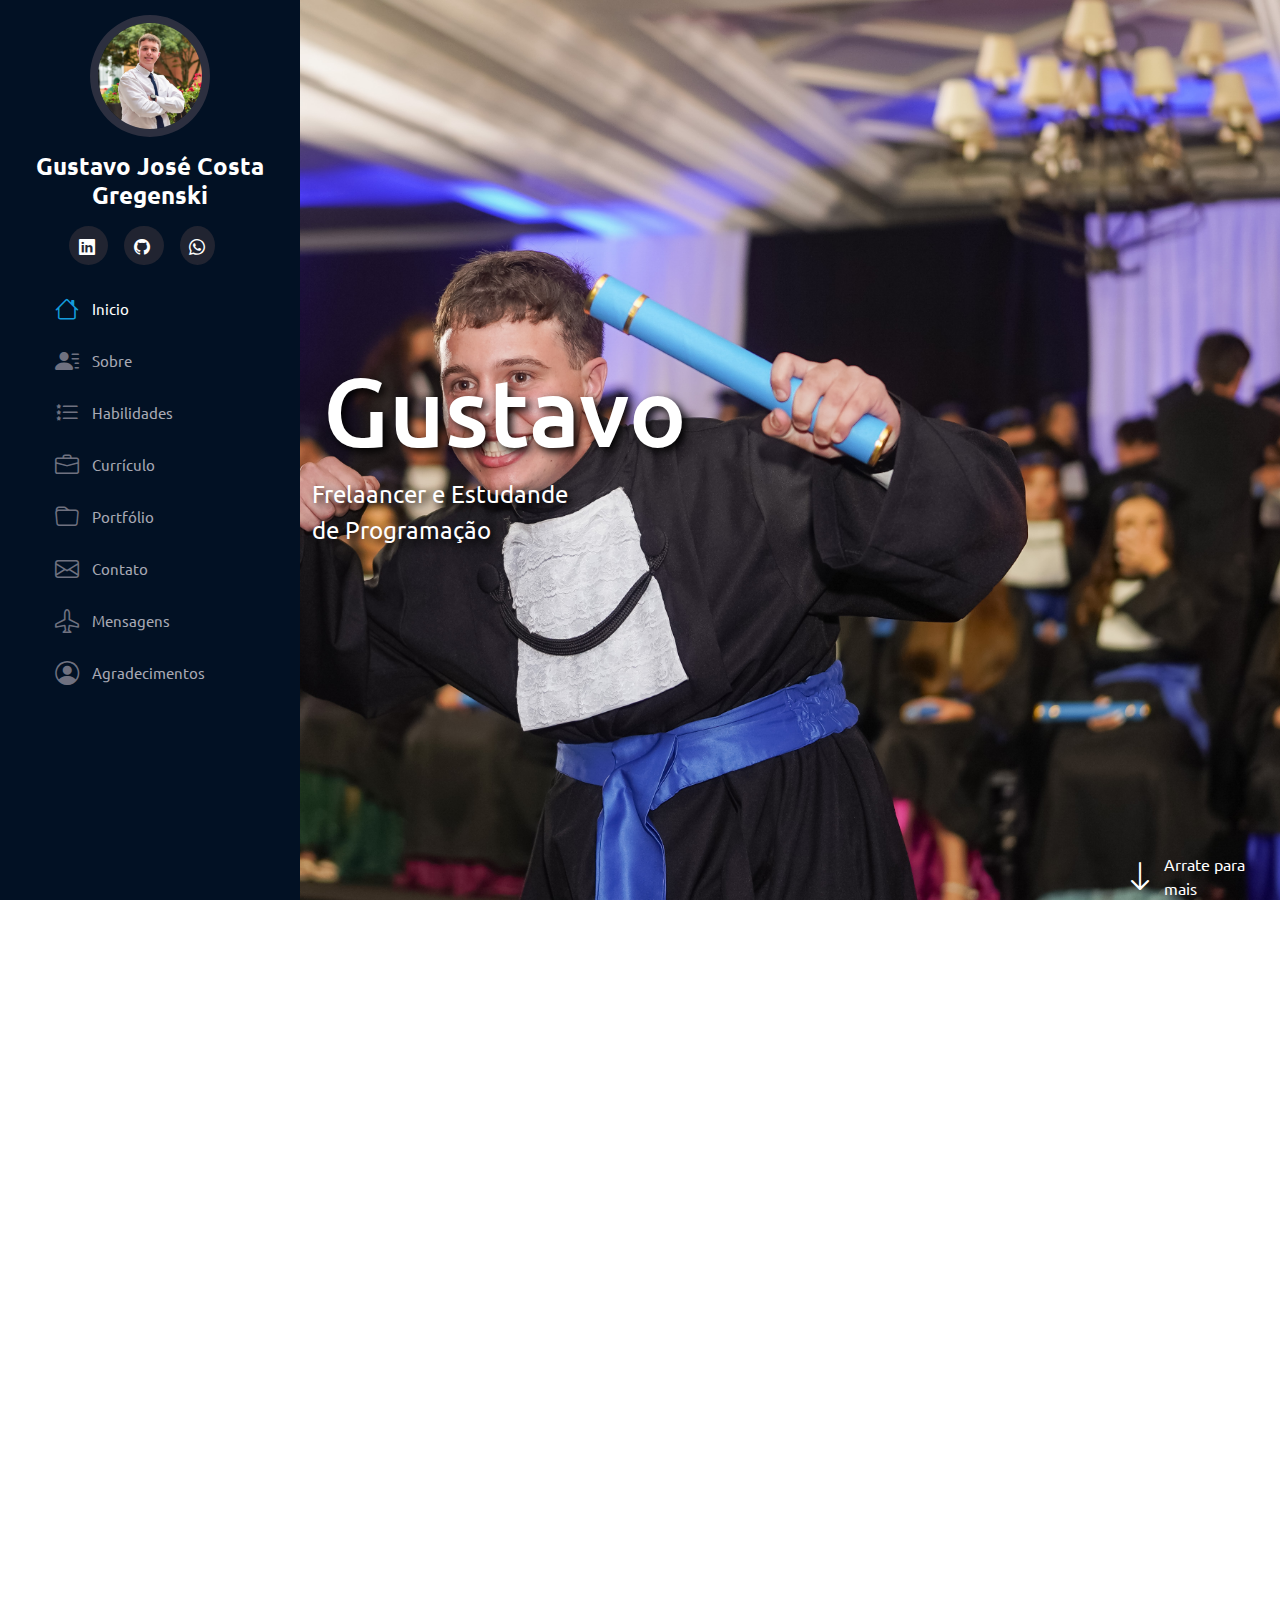
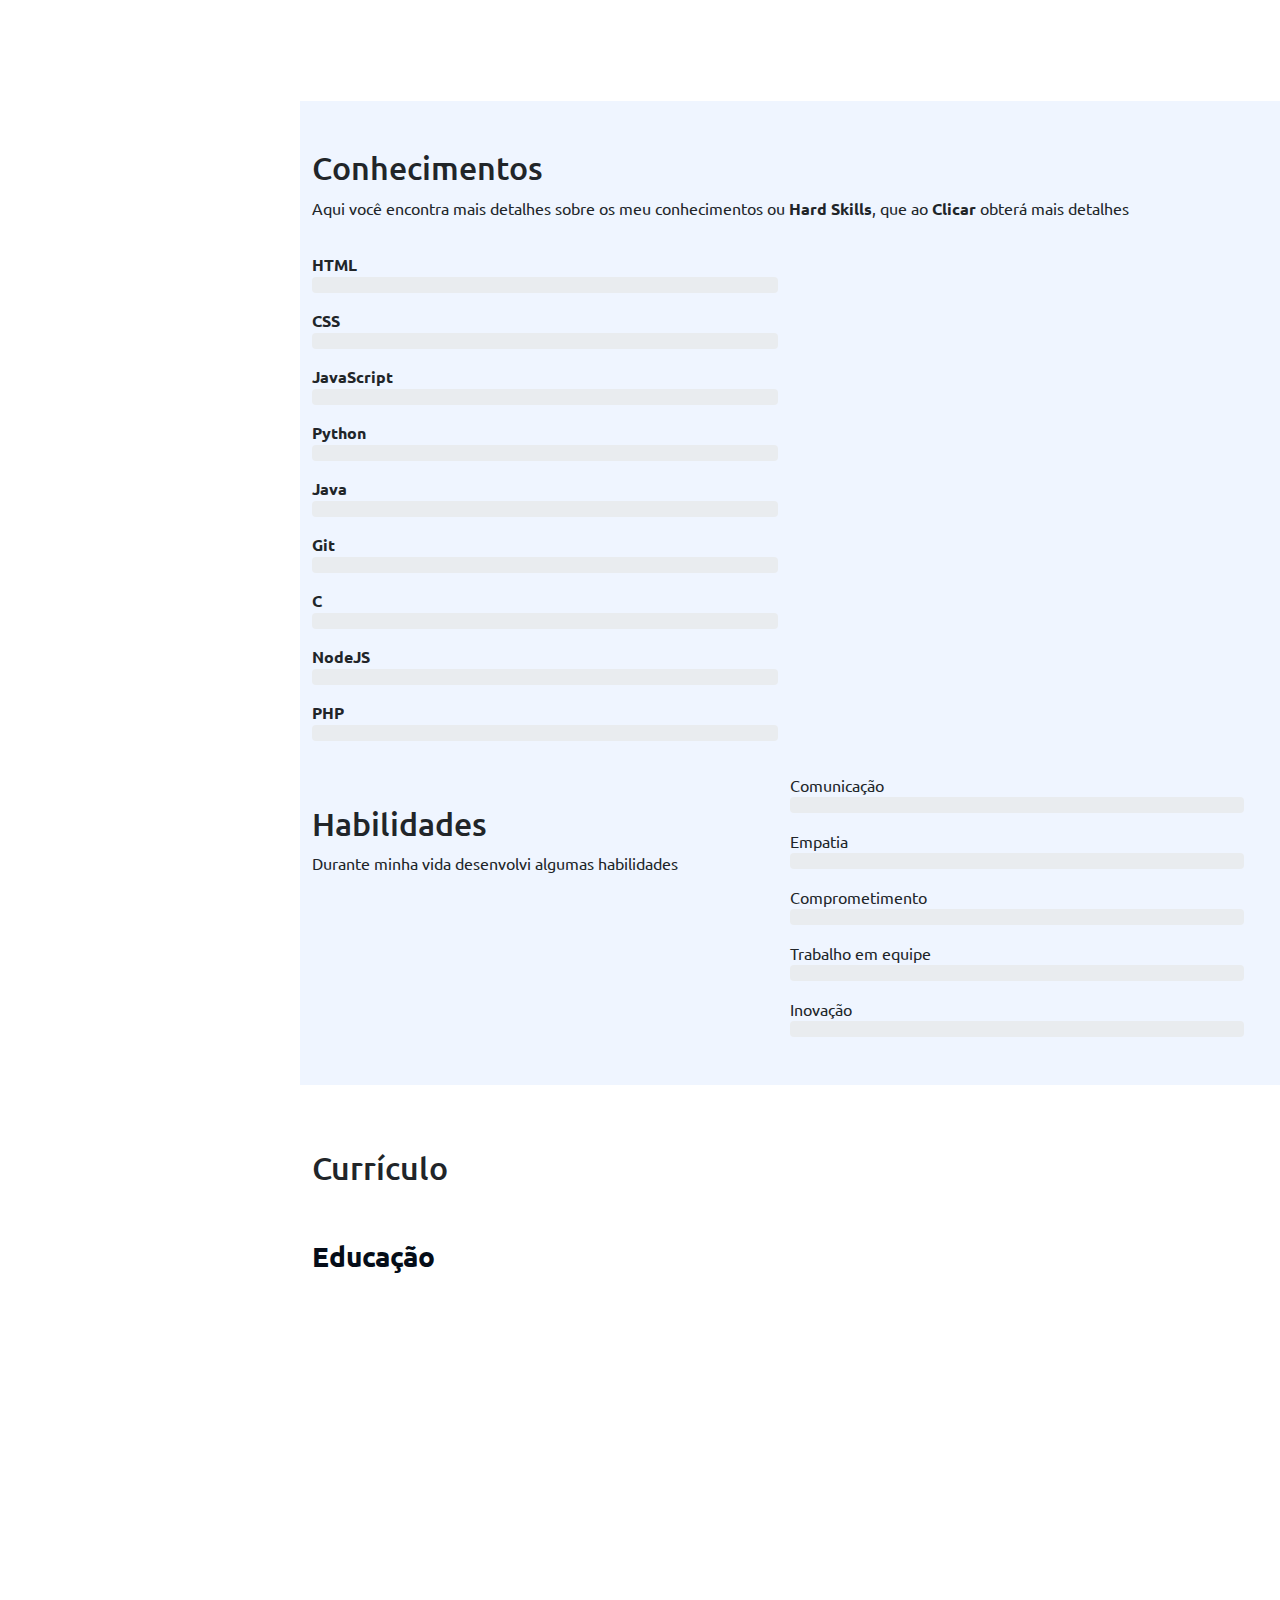
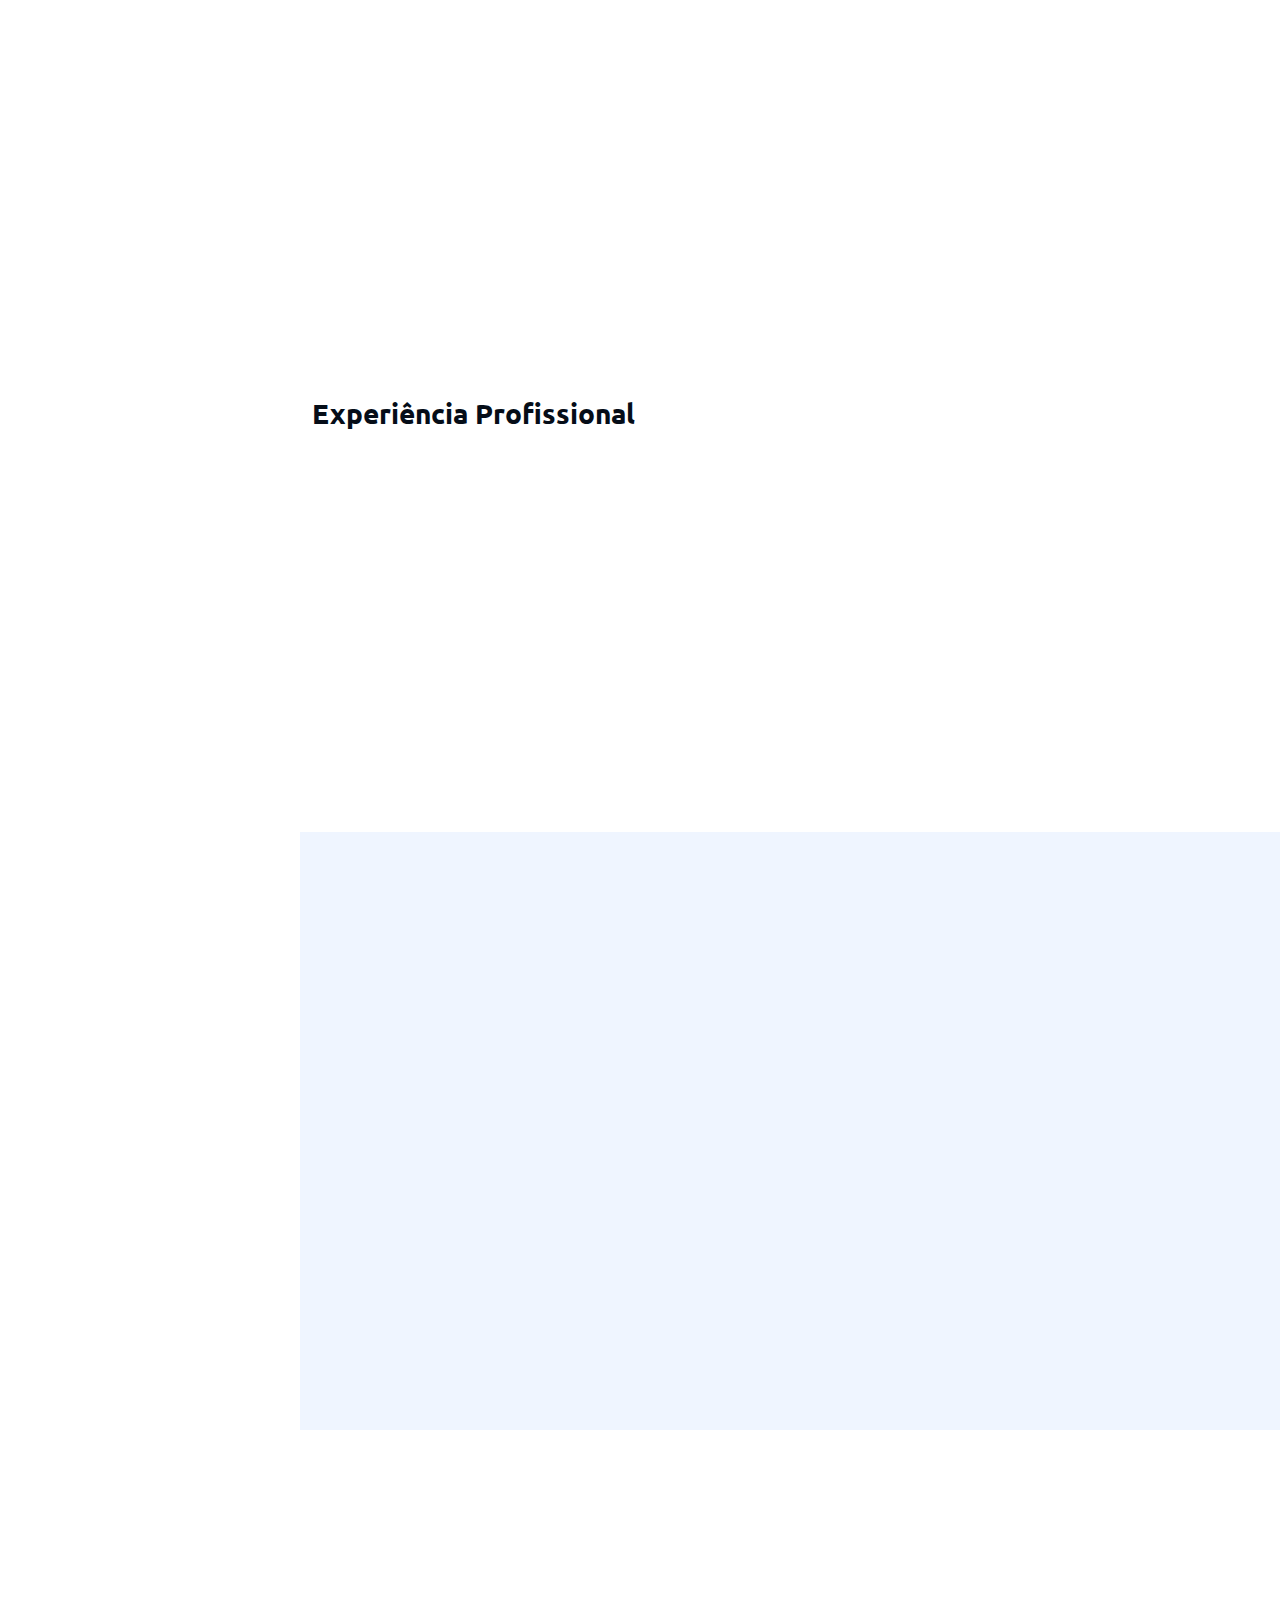
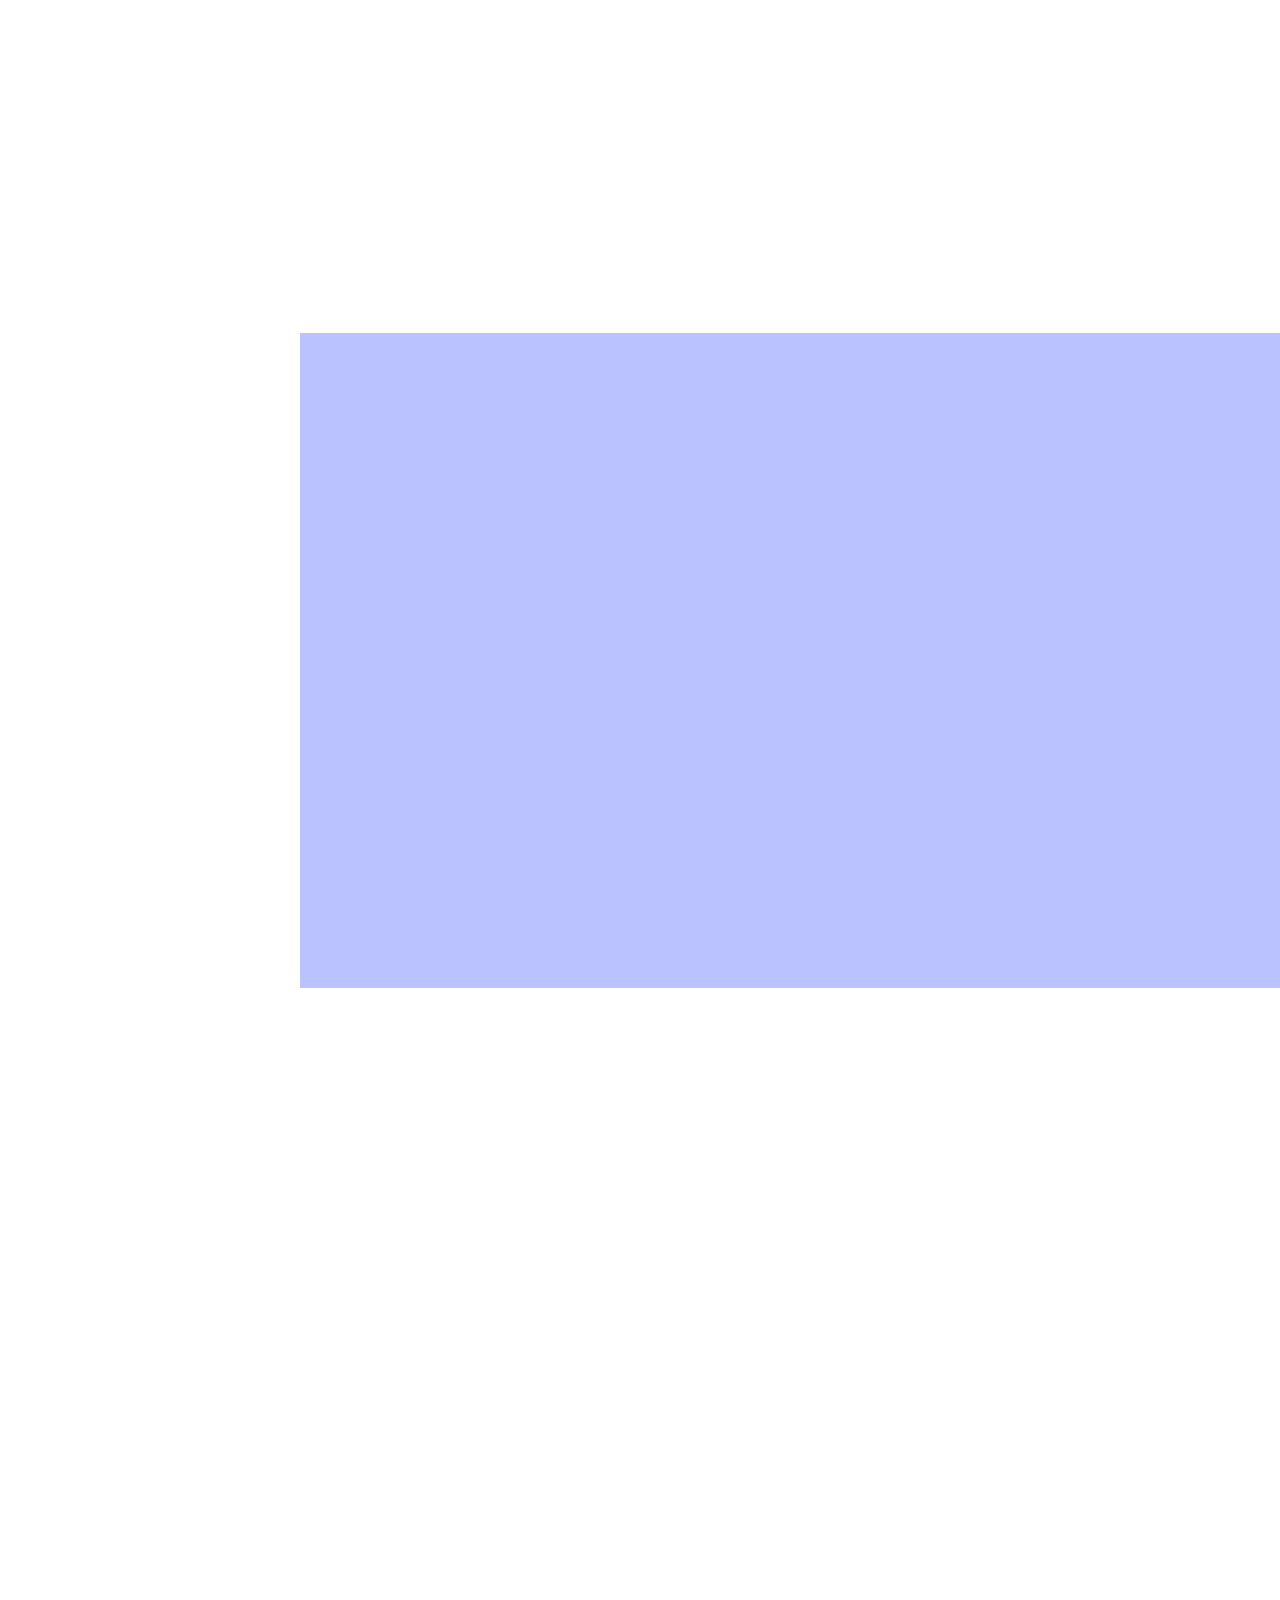
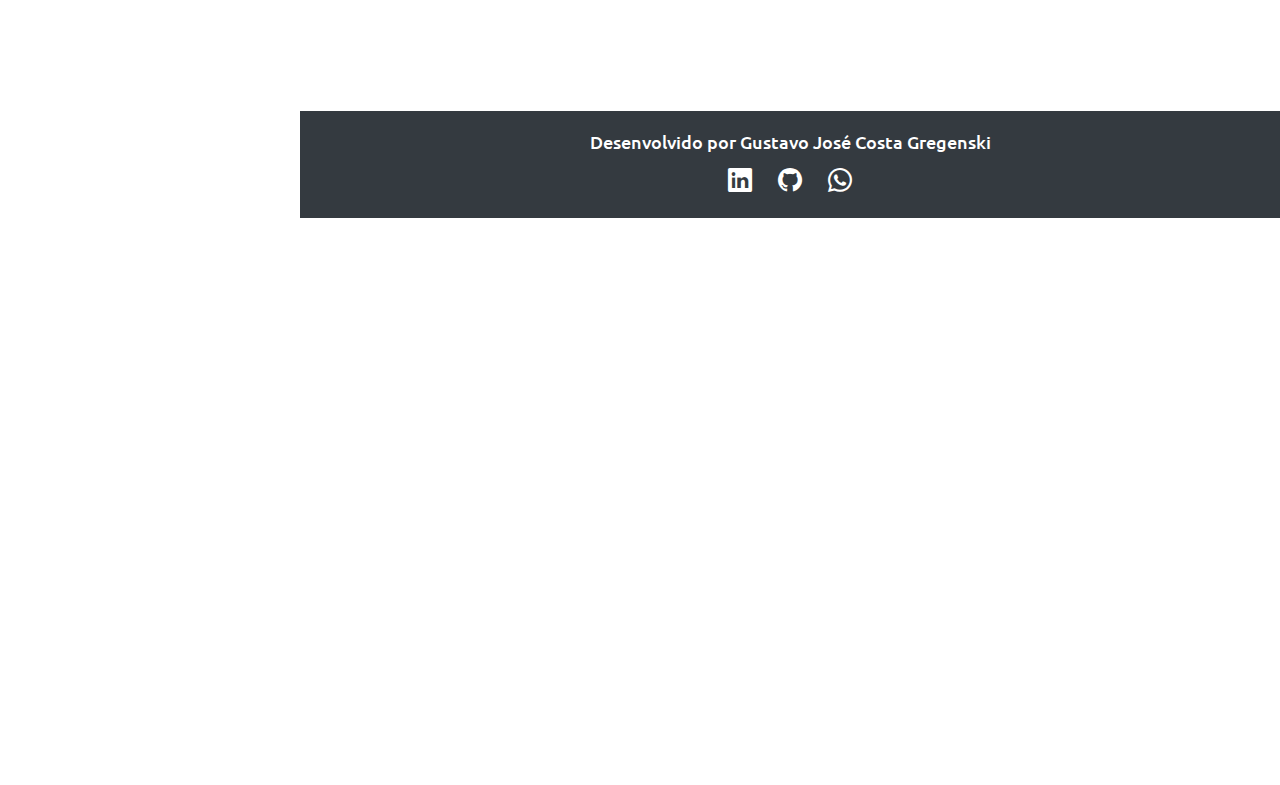
<file: templates/index.html>
<!DOCTYPE html>
<html lang="pt-br">

<head>
    <meta charset="UTF-8">
    <meta http-equiv="X-UA-Compatible" content="IE=edge">
    <meta name="viewport" content="width=device-width, initial-scale=1.0">
    <!-- links -->
    <link rel="stylesheet" href="../static/bootstrap_css/bootstrap.css">
    <link rel="stylesheet" href="../static/style.css">
    <link rel="stylesheet" href="https://cdn.jsdelivr.net/npm/bootstrap-icons@1.11.1/font/bootstrap-icons.css">
    <link rel="icon" type="image/png" href="../static/img/icone.png">
    <title>Gustavo</title>
</head>

<body>
    <!-- Menu lateral responsivo -->
    <i class="bi bi-list menu-mobile"></i>

    <aside id='header'>
        <section class="profile">
            <a target="_blank" href="../static/img/perfil.jpg"><img src="../static/img/perfil.jpg"
                    alt="Foto do Gustavo"></a>
            <h1>Gustavo José Costa Gregenski</h1>
            <div class="social-links mt-4 text-center">
                <a target="_blank" href="https://www.linkedin.com/in/gustavo-jos%C3%A9-costa-gregenski-7aa8b7302/">
                    <i class="bi bi-linkedin"></i>
                </a>
                <a target="_blank" href="https://github.com/gustavobatata17">
                    <i class="bi bi-github"></i>
                </a>
                <a target="_blank" href="https://wa.me/554199100397">
                    <i class="bi bi-whatsapp"></i>
                </a>

            </div>
        </section>
        <nav id='navbar' class="nav-menu">
            <ul class="nav flex-column">
                <li class="nav-item">
                    <a class="nav-link active" aria-current="page" href="#inicio"><i class="bi bi-house"
                            aria-hidden="true"></i> Inicio</a>
                </li>
                <li class="nav-item">
                    <a class="nav-link" href="#sobre"><i class="bi bi-person-lines-fill" aria-hidden="true"></i>
                        Sobre</a>
                </li>
                <li class="nav-item">
                    <a class="nav-link" href="#habilidades"><i class="bi bi-list-stars" aria-hidden="true"></i>
                        Habilidades</a>
                </li>
                <li class="nav-item">
                    <a class="nav-link" href="#curriculo"><i class="bi bi-briefcase" aria-hidden="true"></i>
                        Currículo</a>
                </li>
                <li class="nav-item">
                    <a class="nav-link" href="#portfolio"><i class="bi bi-folder" aria-hidden="true"></i>
                        Portfólio</a>
                </li>
                <li class="nav-item">
                    <a class="nav-link" href="#contato"><i class="bi bi-envelope" aria-hidden="true"></i> Contato</a>
                </li>
                </li>
                <li class="nav-item">
                    <a class="nav-link" href="#mensagem"><i class="bi bi-airplane" aria-hidden="true"></i>
                        Mensagens </a>
                </li>
                <li class="nav-item">
                    <a class="nav-link" href="#agradecimentos"><i class="bi bi-person-circle" aria-hidden="true"></i>
                        Agradecimentos </a>
                </li>
            </ul>
        </nav>
    </aside>
    <!-- Apresentação -->
    <main id="main">
        <section id="inicio" class="row m-0 p-0">
            <div class="col-md-5 d-flex justify-content-center align-items-center flex-column">
                <h2 class="text-white text-shadow">Gustavo</h2>
                <span id="subtitle" class="text-white text-shadow">Frelaancer e Estudande de Programação</span>
            </div>

            <div class="col-md-7 d-flex justify-content-end align-items-end">
                <div id="arraste" class="d-flex align-items-center">
                    <i class="bi bi-arrow-down text-white pe-2 fs-2" aria-hidden="true"></i>
                    <a href="#sobre">Arrate para mais</a>
                </div>

            </div>

        </section>
        <!-- Sobre mim  -->
        <section class="container mt-5" id='sobre'>
            <div class="row w-100">
                <div class="col-md-12" data-anime="down">
                    <h2 class='pt-3'>Sobre Mim</h2>
                    <p>
                        Olá, sou Gustavo, estudante do curso técnico em <strong>Análise e Desenvolvimento de Sistemas do
                            IFPR</strong> .
                        Estou em busca de oportunidades que me permitam aprimorar minhas habilidades e
                        aprofundar meu conhecimento técnico. Tenho experiência com diversas linguagens e tecnologias,
                        entre as quais se destacam <strong> PHP, C, Java, HTML, CSS, JS, Python, GIT, NODEJS e
                            MYSQL</strong>,
                        além do domínio de ferramentas essenciais como <strong> Excel, Word, Windows e Linux</strong>.
                        Ademais,
                        possuo conhecimentos básicos em administração e desenvolvi competências fundamentais
                        para o mercado de trabalho, tais como <strong> comunicação eficaz, empatia, comprometimento,
                            trabalho em equipe e inovação.</strong>
                    </p>
                </div>
            </div>

            <div class="row mt-4">
                <div class="col-md-4">
                    <img class="img-fluid shadow" src="../static/img/perfil_foto.jpg" alt="Foto do Gustavo"
                        data-anime="left">
                </div>
                <div class="col-md-8" data-anime="right">
                    <h3>Frelaancer e Estudante</h3>


                    <div class="row mt-3 mb-3">
                        <div class="col-md-6">
                            <ul class="list-group list-group-flush fs-5">
                                <li class="list-group-item"> Nascimento: <span class="fw-lighter">17 de Dezembro de
                                        2007</span>
                                </li>
                                <li class="list-group-item">
                                    Idade: <span class="fw-lighter">16 anos</span>
                                </li>
                                <li class="list-group-item">
                                    Cidade: <span class="fw-lighter">Colombo</span>
                                </li>
                                <li class="list-group-item">
                                    Estado: <span class="fw-lighter">Paraná</span>
                                </li>

                            </ul>
                        </div>
                        <div class="col-md-6">
                            <ul class="list-group list-group-flush fs-5">


                                <li class="list-group-item">Trabalho: <a href="https://blueedtech.com.br/"
                                        target="_blank" class="fw-lighter text-decoration-none link-dark">disponível no
                                        mercado
                                    </a></li>
                                <li class="list-group-item">Experiência: <span class="fw-lighter"> +2 anos de estudo
                                    </span></li>

                            </ul>
                        </div>
                    </div>

                    <p> </p>

                </div>
            </div>
        </section>
        <!-- Habilidades -->
        <section class="mt-5 section-bg" id="habilidades">

            <div class="container pb-5">
                <h2 class='pt-5'>Conhecimentos</h2>
                <p> Aqui você encontra mais detalhes sobre os meu conhecimentos ou <strong>Hard Skills</strong>, que ao <strong>Clicar</strong>
                    obterá mais detalhes
                </p>
                <div class="row">
                    <div class="col-md-6">
                        <!-- Html -->
                        <strong>
                            <p onclick="html_descricao()" class='mt-3 mb-0 p_hover'>HTML</p>
                        </strong>
                        <div class="progress">
                            <div class="progress-bar" role="progressbar" style="width: 70%;" aria-valuenow="95"
                                data-anime="left" aria-valuemin="0" aria-valuemax="100">70%</div>
                        </div>
                        <p id="html_text"></p>

                        <!--CSS -->
                        <strong> <p onclick="css_descricao()" class="mt-3 mb-0 p_hover">CSS</p></strong>
                        <div class="progress">
                            <div class="progress-bar" data-anime="left" role="progressbar" style="width: 65%;"
                                aria-valuenow="85" aria-valuemin="0" aria-valuemax="100">65%</div>
                        </div>
                        <p id="css_text"></p>

                        <!-- JS -->
                        <strong> <p onclick="js_descricao()" class="mt-3 mb-0 p_hover">JavaScript</p></strong>
                        <div class="progress">
                            <div class="progress-bar" data-anime="left" role="progressbar" style="width: 75%;"
                                aria-valuenow="65" aria-valuemin="0" aria-valuemax="100">75%</div>
                        </div>
                        <p id="js_text"></p>
                        <!-- Python -->
                        <strong> <p onclick="python_descricao()" class="mt-3 mb-0 p_hover">Python</p></strong>
                        <div class="progress">
                            <div class="progress-bar" data-anime="left" role="progressbar" style="width: 70%;"
                                aria-valuenow="80" aria-valuemin="0" aria-valuemax="100">70%</div>
                        </div>
                              <p id="python_text"></p>
                              <!--Java -->
                        <strong> <p onclick="java_descricao()" class="mt-3 mb-0 p_hover">Java</p></strong>
                        <div class="progress">
                            <div class="progress-bar" data-anime="left" role="progressbar" style="width: 20%;"
                                aria-valuenow="70" aria-valuemin="0" aria-valuemax="100">20%</div>
                        </div>
                        <p id="java_text"></p>
                        <!-- Git -->
                        <strong> <p onclick="git_descricao()" class="mt-3 mb-0 p_hover">Git</p></strong>
                        <div class="progress">
                            <div class="progress-bar" data-anime="left" role="progressbar" style="width: 78%;"
                                aria-valuenow="98" aria-valuemin="0" aria-valuemax="100">78%</div>
                        </div>
                        <p id="git_text"></p>
                        <!-- C -->
                        <strong> <p onclick="c_descricao()" class="mt-3 mb-0 p_hover">C</p> </strong>
                        <div class="progress">
                            <div class="progress-bar" data-anime="left" role="progressbar" style="width: 30%;"
                                aria-valuenow="70" aria-valuemin="0" aria-valuemax="100">30%</div>
                        </div>
                        <p id="c_text"></p>
                        <!--NodeJs-->
                        <strong> <p onclick="node_descricao()" class="mt-3 mb-0 p_hover">NodeJS</p> </strong>
                        <div class="progress">
                            <div class="progress-bar" data-anime="left" role="progressbar" style="width: 40%;"
                                aria-valuenow="70" aria-valuemin="0" aria-valuemax="100">40%</div>
                        </div>
                        <p id="node_text"></p>
                        <!--PHP-->

                        <strong> <p onclick="php_descricao()" class="mt-3 mb-0 p_hover">PHP</p> </strong>
                        <div class="progress">
                            <div class="progress-bar" data-anime="left" role="progressbar" style="width: 40%;"
                                aria-valuenow="70" aria-valuemin="0" aria-valuemax="100">40%</div>
                        </div>
                        <p id="php_text"></p>

                    </div>

                    <div class="row">
                        <div class="col-md-6">
                            <h2 class='pt-5'>Habilidades</h2>
                            <p>Durante minha vida desenvolvi algumas habilidades
                            </p>

                        </div>
                        <div class="col-md-6">
                            <p class="mt-3 mb-0">Comunicação</p>
                            <div class="progress">
                                <div class="progress-bar" data-anime="left" role="progressbar" style="width: 85%;"
                                    aria-valuenow="95" aria-valuemin="0" aria-valuemax="100">85%</div>
                            </div>

                            <p class="mt-3 mb-0">Empatia</p>
                            <div class="progress">
                                <div class="progress-bar" data-anime="left" role="progressbar" style="width: 75%;"
                                    aria-valuenow="85" aria-valuemin="0" aria-valuemax="100">75%</div>
                            </div>

                            <p class="mt-3 mb-0">Comprometimento</p>
                            <div class="progress">
                                <div class="progress-bar" data-anime="left" role="progressbar" style="width: 95%;"
                                    aria-valuenow="98" aria-valuemin="0" aria-valuemax="100">95%</div>
                            </div>
                            <p class="mt-3 mb-0">Trabalho em equipe</p>
                            <div class="progress">
                                <div class="progress-bar" data-anime="left" role="progressbar" style="width: 85%;"
                                    aria-valuenow="95" aria-valuemin="0" aria-valuemax="100">85%</div>
                            </div>

                            <p class="mt-3 mb-0">Inovação</p>
                            <div class="progress">
                                <div class="progress-bar" data-anime="left" role="progressbar" style="width: 85%;"
                                    aria-valuenow="85" aria-valuemin="0" aria-valuemax="100">85%</div>
                            </div>
                        </div>
                    </div>

                </div>

        </section>
        <!-- Educação -->
        <section class="mt-5 cv" id="curriculo">

            <div class="container pb-5">
                <h2 class="pt-3 pb-4">Currículo</h2>

                <div class="row">
                    <div class="col-md-6">
                        <h3 class="cv-title">Educação</h3>

                        <div class='cv-item' data-anime="up">
                            <h4>Ensino Médio Técnico em ADS</h4>
                            <h5>2022 - 2024</h5>
                            <p><em>Colégio Estadual Presidente Abraham Lincoln</em></p>
                            <p>Durante minha formação, desenvolvi páginas com <strong>HTML, CSS e JavaScript</strong>,
                                aprimorei conhecimentos em <strong>banco de dados</strong>, <strong>metodologias
                                    ágeis</strong> e <strong>design vetorial</strong>, além de praticar programação em
                                <strong>C, Python e Java</strong>.
                            </p>
                        </div>

                        <div class='cv-item' data-anime="up">
                            <h4>Cursos Profissionalizantes</h4>
                            <h5>Desde 2022</h5>
                            <p><em>Alura</em></p>
                            <p>Participei de diversos cursos em <strong>C, JavaScript, HTML, CSS, Python, SCRUM e
                                    PHP</strong>, obtendo certificações que ampliaram meu conhecimento e habilidades na
                                área de tecnologia.</p>
                        </div>

                        <div class='cv-item' data-anime="up">
                            <h4>Tecnologia em Análise e Desenvolvimento de Sistemas</h4>
                            <h5>Desde 2024</h5>
                            <p><em>IFPR</em></p>
                            <p>Curso superior focado na <strong> análise, desenvolvimento e manutenção</strong> de
                                sistemas computacionais.</p>
                        </div>

                        <div class="col-md-10">
                            <h3 class="cv-title">Experiência Profissional</h3>

                            <div class='cv-item' data-anime="up">
                                <h4>Freelancer</h4>
                                <h5>2024 - Atual</h5>
                                <p><em>Projetos Pessoais</em></p>
                                <p>Desenvolvi projetos <strong> acadêmicos e pessoais</strong>, aplicando conhecimentos
                                    adquiridos para criar soluções na área de desenvolvimento de sistemas.</p>
                            </div>
                        </div>

                        <a data-anime="up" class="dowload" href="../static/img/Curriculo.pdf" download>Download
                            Currículo</a>
                    </div>
                </div>
            </div>

        </section>
        <section id="portfolio" class="section-bg mt-5">
            <div class="container pb-5 pt-5" data-anime="left">
                <h2 class="pb-1">Portfólio</h2>
               
                <div id="portfolioCarousel" class="carousel slide" data-bs-ride="carousel">
                    <div class="carousel-inner">
                        <div class="carousel-item active" data-bs-interval="10000">
                            <div class="row row-cols-1 row-cols-md-3 g-4">
                                <div class="col">

                                    <div class="card">
                                        <img src="../static/img/Arquitetura de software_img.png" class="card-img-top"
                                            alt="Arquitetura de software">
                                        <div class="card-body">
                                            <h5 class="card-title">Seminário Software</h5>
                                            <p class="card-text">Projeto realizado em HTML, CSS e JS para um seminário
                                                sobre Arquitetura de Software.</p>
                                            <div class="d-flex justify-content-center">
                                                <a href="https://github.com/gustavobatata17/Seminario_Software"
                                                    target='_blank' class="btn btn-outline-dark me-3"><i
                                                        class="bi bi-github"></i></a>
                                                <a href="https://gustavobatata17.github.io/Seminario_Software/"
                                                    target='_blank' class="btn btn-outline-primary"><i
                                                        class="bi bi-link-45deg"></i></a>


                                            </div>
                                        </div>
                                    </div>
                                </div>
                                <div class="col">
                                    <div class="card">
                                        <img src="../static/img/linkedin.png" class="card-img-top img-fluid w-100"
                                            alt="linkedin">
                                        <div class="card-body">
                                            <h5 class="card-title">Seminário LinkedIn</h5>
                                            <p class="card-text">Projeto realizado em HTML, CSS e JS para uma
                                                apresentação sobre conceitos básicos do LinkedIn.</p>
                                            <div class="d-flex justify-content-center">
                                                <a href="https://github.com/gustavobatata17/Linkedin_Seminario_Finalizado"
                                                    target='_blank' class="btn btn-outline-dark me-3"><i
                                                        class="bi bi-github"></i></a>
                                                <a href="https://gustavobatata17.github.io/Linkedin_Seminario_Finalizado/"
                                                    target='_blank' class="btn btn-outline-primary"><i
                                                        class="bi bi-link-45deg"></i></a>
                                            </div>
                                        </div>
                                    </div>
                                </div>
                                <div class="col">
                                    <div class="card">
                                        <img src="../static/img/Barbearia Sherek.png"
                                            class="card-img-top img-fluid w-100" alt="barbearia">
                                        <div class="card-body">
                                            <h5 class="card-title">Barbearia Sherek</h5>
                                            <p class="card-text">Projeto realizado em HTML e CSS simulando uma rede de
                                                barbearias feitas pelo Sherek.</p>
                                            <div class="d-flex justify-content-center">
                                                <a href="https://github.com/gustavobatata17/Barbearia_Sherek"
                                                    target='_blank' class="btn btn-outline-dark me-3"><i
                                                        class="bi bi-github"></i></a>
                                                <a href="https://gustavobatata17.github.io/Barbearia_Sherek/"
                                                    target='_blank' class="btn btn-outline-primary"><i
                                                        class="bi bi-link-45deg"></i></a>
                                            </div>
                                        </div>
                                    </div>
                                </div>

                            </div>
                        </div>

                    </div>

                </div>
           <a class="link " target="_blank" href="https://github.com/gustavobatata17">Mais projetos</a>

        </section>
        <br>
        <!-- Contato -->
        <h3 data-anime="up" class="text-center p-3"> Contato </h3>

        <div id="contato">

            <div class="iframe">
                <div>
                    <h4 data-anime="left"><i class="bi bi-geo-alt"></i> Localização:</h4>
                    <p data-anime="down">Colombo, PR</p>
                </div>

                <div>
                    <h4 data-anime="right"><i class="bi bi-envelope"></i> Email:</h4>
                    <p data-anime="up">dev.gustavo07@gmail.com</p>
                </div>

                <div>
                    <h4 data-anime="up"><i class="bi bi-linkedin"></i> linkedin:</h4>
                    <p data-anime="left">Gustavo José Costa Gregenski</p>
                </div>

                <div>
                    <h4 data-anime="down"><i class="bi bi-telephone-fill"></i> Telefone:</h4>
                    <p data-anime="up"> +55 41 99910-0397</p>
                </div>

                <div>
                    <h4 data-anime="up"><i class="bi bi-github"></i> Github:</h4>
                    <p data-anime="down">gustavobatata17</p>
                </div>

            </div>
            <iframe data-anime="left"
                src="https://www.google.com/maps/embed?pb=!1m14!1m12!1m3!1d16313.947340228582!2d-49.22716419631223!3d-25.291502132503346!2m3!1f0!2f0!3f0!3m2!1i1024!2i768!4f13.1!5e0!3m2!1spt-BR!2sbr!4v1721223919953!5m2!1spt-BR!2sbr"
                width="450px" height="350px" style="border:0;" allowfullscreen="" class="mapa" loading="lazy"
                referrerpolicy="no-referrer-when-downgrade"></iframe>
        </div>
        <section id="mensagem">
            <h1 data-anime="left"> Mensagem </h1>
            <p data-anime="down">Aqui você pode me enviar uma mensagem</p>
            <div class="col-md-7">
                <div>
                    <form data-anime="up" action="/send" method="POST">
                        <div class="form">
                            <div class="row">

                                <div class="form-group col-md-6">
                                    <label for="idNome">Nome:</label>
                                    <input type="text" class="form-control border-0 text-black" id="idNome"
                                        placeholder="Nome Completo" name="nome" required>
                                </div>
                                <div class="form-group col-md-6">
                                    <label for="idEmail">Email:</label>
                                    <input type="email" class="form-control  border-0 text-black"
                                        placeholder="seuemail@gmail.com" id="idEmail" name="email" required>
                                </div>
                            </div>
                        </div>
                        <div class="row">

                            <div class="form-group mt-9">
                                <label for="idMensagem">Mensagem:</label>
                                <textarea type="text" class="form-control border-0 text-black" rows="10" id="idMensagem"
                                    name="mensagem" required placeholder="Escreva aqui sua mensagem"></textarea>
                            </div>
                        </div>
                        <div class="col-md-3">
                            <button id="btn-enviar-no-loader" type="submit"
                                class="btn btn-primary btn-sm btn-block mt-3">Enviar</button>
                            <button id="btn-enviar-loader" class="d-none btn btn-primary btn-sm btn-block mt-3"
                                type="button" disabled>
                                <span class="spinner-border spinner-border-sm" role="status" aria-hidden="true"></span>
                                Enviando...
                            </button>
                        </div>
                    </form>
        </section>

        <!-- Agradecimentos -->
        <section class="container mt-5" id='agradecimentos'>
            <div class="row w-100">
                <div class="col-md-12" data-anime="up">

                    <h2 class="text-center"> Agradecimentos</h2>
                    <p class="text-center">

                        Gostaria de agradecer a todos que me apoiaram e ajudaram tanto na construção deste portfólio
                        quanto no meu aprendizado na área de tecnologia. Seu suporte, conselhos, incentivo e
                        ensinamentos foram fundamentais para alcançar este resultado.
                        Agradeço especialmente aos professores <a target="_blank"
                            href="https://www.linkedin.com/in/elvertoni/"><strong class="contato_agredacimento">
                                Elvertoni Coimbra </strong></a>
                        e <a target="_blank" href="Jeferson.html"><strong class="contato_agredacimento">Jeferson Alves
                                Rodrigues</strong></a> ,
                        que me auxiliaram na construção deste portfólio e no meu desenvolvimento profissional. Também
                        sou grato ao canal <a href="https://www.linkedin.com/in/thicode/" target="_blank"><strong
                                class="contato_agredacimento">Thicode</strong></a> , cuja orientação e
                        feedback foram inestimáveis.
                        Sem a ajuda de cada um de vocês, este projeto não teria sido possível. Muito obrigado por
                        estarem ao meu lado e contribuírem para o meu crescimento.


                    </p>

                    <img class="img_valeu" src="../static/img/valeu" alt="">
                    <br>
                </div>
            </div>
        </section>
        <footer>
            <h3 class="text-center">Desenvolvido por Gustavo José Costa Gregenski </h3>
            <div>
                <a target="_blank" href="https://www.linkedin.com/in/gustavo-jos%C3%A9-costa-gregenski-7aa8b7302/">
                    <i class="bi bi-linkedin"></i>
                </a>
                <a target="_blank" href="https://github.com/gustavobatata17">
                    <i class="bi bi-github"></i>
                </a>
                <a target="_blank" href="https://wa.me/554199100397">
                    <i class="bi bi-whatsapp"></i>
                </a>
            </div>
        </footer>


        <script src="../static/scripts/bootstrap_js/bootstrap.bundle.min.js"></script>
        <script src="../static/scripts/script.js"></script>
       <script src="../static/scripts/list.js"></script>


</body>

</html>
</file>
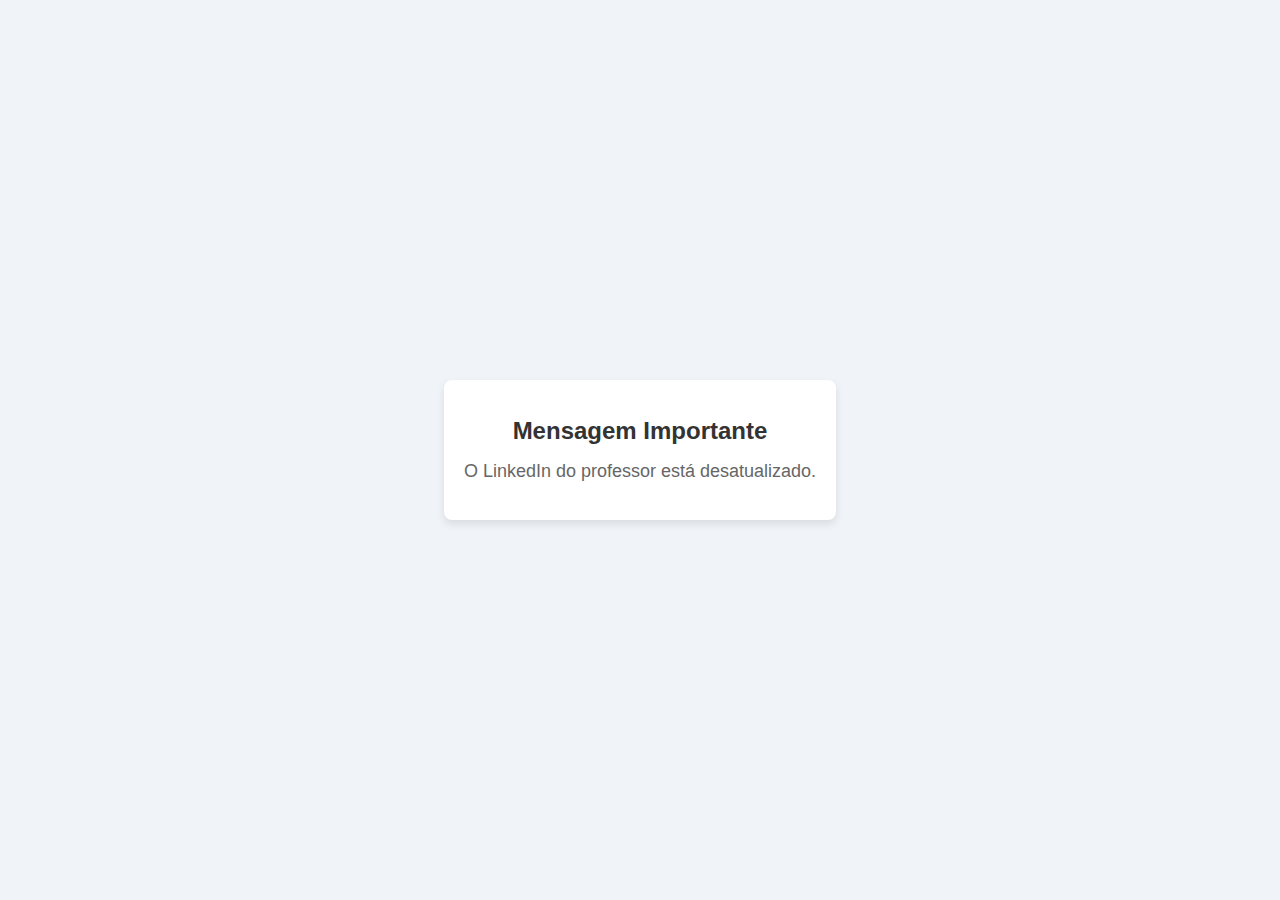
<file: templates/Jeferson.html>
<!DOCTYPE html>
<html lang="pt-BR">
<head>
    <meta charset="UTF-8">
    <meta name="viewport" content="width=device-width, initial-scale=1.0">
    <title>Mensagem Importante</title>
    <style>
        body {
            font-family: Arial, sans-serif;
            display: flex;
            align-items: center;
            justify-content: center;
            height: 100vh;
            margin: 0;
            background-color: #f0f4f8;
        }
        .container {
            text-align: center;
            padding: 20px;
            border-radius: 8px;
            background-color: #fff;
            box-shadow: 0 4px 8px rgba(0, 0, 0, 0.1);
        }
        h1 {
            font-size: 24px;
            color: #333;
        }
        p {
            font-size: 18px;
            color: #666;
            margin-top: 10px;
        }
    </style>
</head>
<body>
    <div class="container">
        <h1>Mensagem Importante</h1>
        <p>O LinkedIn do professor está desatualizado.</p>
    </div>
</body>
</html>
</file>
<file: static/style.css>
@import url("https://fonts.googleapis.com/css2?family=Ubuntu:ital,wght@0,300;0,400;0,500;0,700;1,300;1,400;1,500;1,700&display=swap");

/* 1- html elements 
   2- ids
   3-buttons style
   4- class
   5- data-anime
   6- media
*/
/* html elements */
html,
body {
  font-family: Ubuntu, Arial;
  width: 100%;
  height: 100%;
}
footer {
  background-color: #343a40;
  color: #fff;
  padding: 20px;
  text-align: center;
}
footer h3 {
  margin: 0;
  font-size: 18px;
}
footer a {
  color: #fff;
  font-size: 24px;
  margin: 0 10px;
  text-decoration: none;
}
footer a:hover {
  color: #5887b6;
}
footer div {
  margin-top: 10px;
}


/* ids */
#mensagem{
  padding: 9%;
  background-color: #bac2ff;
}
#header {
  position: fixed;
  top: 0;
  left: 0;
  bottom: 0;
  background: #021124;
  overflow-y: auto;
  width: 300px;
  transition: all ease-in-out 0.5s;
  padding: 0 15px;
  z-index: 9997;
}

#header .profile img {
  margin: 15px auto;
  display: block;
  width: 120px;
  border: 8px solid #2c2f3f;
  border-radius: 50%;
}

#header .profile h1 {
  font-size: 24px;
  margin: 0;
  padding: 0;
  font-weight: 600;
  text-align: center;
  color: #fff;
}

#header .profile .social-links a {
  font-size: 1rem;
  background: #212431;
  color: #fff;
  padding: 0.6rem;
  margin-right: 1rem;
  border-radius: 50%;
  transition: 0.3s;
  text-decoration: none;
}

#header .profile .social-links a:hover {
  background: #149ddd;
}

#main {
  margin-left: 300px;
}

section#inicio {
  background-image: url("./img/banner.jpg");
  background-repeat: no-repeat;
  background-size: cover;
  background-attachment: fixed;
  background-position: center;

  width: 100%;
  height: 100vh;
}

section#inicio h2 {
  font-size: 6rem;
}

section#inicio span#subtitle {
  margin-right: 8rem;
  font-size: 1.5rem;
}

section#inicio div#arraste {
  width: 9rem;
}

section#inicio div#arraste a {
  text-decoration: none;
  color: #fff;
}

#btn-enviar-loader {
  display: none;
}

#alerta {
  position: fixed;
  z-index: 10;
  top: 30px;
  right: 30px;
}

#footer {
  padding: 15px;
  color: #fff;
  font-size: 14px;
  position: fixed;
  left: 0;
  bottom: 0;
  width: 300px;
  z-index: 9999;
  background-color: #021124;
  transition: .3s;
}
#contato{
  display: flex;
  flex-direction: row;
  justify-content: space-between;
  margin-left: 5%;
  margin-right: 5%;
  margin-top: 3%;
}

/*buttons stlye*/
.link{
  display: flex;
  margin-left: 45px;
  justify-content: center;
  text-align: center;
  border-radius: 0.4rem;
  background-color: #b66213;
  padding: 0.35rem 1.0rem;
  color: #ffffff;
  text-decoration: none;
  font-family: 'Belanosima', sans-serif;
  font-size: 1rem;
  width: auto;
  max-width: 20%;
  box-shadow: 0 4px 6px rgba(0, 0, 0, 0.1);
  cursor: pointer;
  margin: 1rem 0;
  transition: all 0.5s;
} .link:hover{
 transform: translateY(-2px);
}

.dowload {

  display: inline-block;
  text-align: center;
  border-radius: 0.4rem;
  background-color: #ec0505;
  padding: 0.35rem 1.0rem;
  color: #ffffff;
  text-decoration: none;
  font-family: 'Belanosima', sans-serif;
  font-size: 1rem;
  width: auto;
  max-width: 70%;
  box-shadow: 0 4px 6px rgba(0, 0, 0, 0.1);
  cursor: pointer;
  margin: 1rem 0;
  transition: all 0.5s;
  
}

.dowload:hover {
  background-color: #ce3636;
  color: rgb(255, 255, 255);
  transform: translateY(-2px);
  
}

.dowload:active {
  background-color: #d6c951;
  transform: translateY(0);
}

.cursos_buton {
  display: inline-block;
  text-align: center;
  border-radius: 0.4rem;
  background-color: #133ec9;
  padding: 0.35rem 1.0rem;
  color: #ffffff;
  text-decoration: none;
  font-family: 'Belanosima', sans-serif;
  font-size: 1rem;
  width: auto;
  max-width: 70%;
  box-shadow: 0 4px 6px rgba(0, 0, 0, 0.1);
  transition: background-color 0.3s ease, transform 0.3s ease;
  cursor: pointer;
  margin: 1rem 0;
}

.cursos_buton:hover {
  background-color: #141d97;
  color: rgb(255, 255, 255);
  transform: translateY(-2px);
}

.cursos_buton:active {
  background-color: #af55e4;
  transform: translateY(0);
}

/* class */

.img_valeu{
  margin-left: 24%;
  height: 60%;
  width: 50%;
  
}
.mapa{
  border-radius: 5%;
  box-shadow: #000000 2px 2px 4px;
}
.nav-menu {
  padding: 1.5rem;
}

.nav-menu a,
.nav-menu a:focus {
  display: flex;
  align-items: center;
  color: #a8a9b4;
  transition: 0.3s;
  font-size: 15px;
}

.nav-menu a i,
.nav-menu a:focus i {
  font-size: 24px;
  padding-right: 0.8rem;
  color: #6f7180;
}

.nav-menu a:hover,
.nav-menu .active,
.nav-menu .active:focus,
.nav-menu li:hover>a {
  text-decoration: none;
  color: #fff;
}

.nav-menu a:hover i,
.nav-menu .active i,
.nav-menu .active:focus i,
.nav-menu li:hover>a i {
  color: #149ddd;
}

.text-shadow {
  text-shadow: 4px 4px 10px #000000;
}

i.menu-mobile {
  position: fixed;
  color: #fff;
  background-color: #252c90;
  right: 1rem;
  top: 1rem;
  font-size: 1.5rem;
  border-radius: 4rem;
  cursor: pointer;
  z-index: 10;
  width: 45px;
  height: 45px;
  display: none;
  justify-content: center;
  align-items: center;
}

.menu-nav-active {
  overflow: hidden;
}

.menu-nav-active #header {
  left: 0;
}

.profile {
  align-items: center;
  text-align: center;
}
.contato_agredacimento{
  transition: all 0.4s;
}
.contato_agredacimento:hover{
  font-size: 120%;
}
.section-bg {
  background-color: #eff5ff;
}

.cv .cv-title {
  font-weight: 700;
  margin-top: 20px;
  margin-bottom: 20px;
  color: #050d18;
}

.cv .cv-item {
  padding: 0 0 20px 20px;
  margin-top: -2px;
  border-left: 2px solid #1f5297;
  position: relative;
}

.cv .cv-item h4 {
  line-height: 18px;
  font-weight: 600;
  text-transform: uppercase;
  font-family: "Poppins", sans-serif;
  color: #050d18;
  margin-bottom: 10px;
}

.cv .cv-item h5 {
  background: #e4edf9;
  padding: 5px 15px;
  display: inline-block;
  font-weight: 600;
  margin-bottom: 10px;
}

.cv .cv-item::before {
  content: "";
  position: absolute;
  top: 0;
  left: -9px;
  width: 16px;
  height: 16px;
  border: 2px solid #1f5297;
  background: #fff;
  border-radius: 50%;
}

.carousel-control-prev {
  margin-left: -8rem;
}

.carousel-control-next {
  margin-right: -8rem;
}

.carousel-indicators {
  margin-bottom: -35px;
}
.img_lista{
  width: 9%;
  height: 9%;
}
.color{
  color: #133ec9;
}
.iframe{
 margin-left: 5px; 
}
.card {
  height: 100%; 
  display: flex;
  flex-direction: column;
}

.card-body {
  flex-grow: 1; 
}

.card-img-top {
  height: 180%; 
  object-fit: cover; 
}

.p_hover{
  transition: all 0.5s;
}
.p_hover:hover{  
  font-size: 138%;
}
/* data-anime */
[data-anime] {
  opacity: 0;
  transition: 1s;
}

[data-anime="down"] {
  transform: translate3d(0, -100%, 0);
}

[data-anime="up"] {
  transform: translate3d(0, 100%, 0);
}

[data-anime="left"] {
  transform: translate3d(-100%, 0, 0);
}

[data-anime="right"] {
  transform: translate3d(50px, 0, 0);
}

[data-anime].animate {
  opacity: 1;
  transform: translate3d(0, 0, 0);
}

/* media */
@media (max-width: 1024px) {
  #header {
    left: -300px;
  }

  i.menu-mobile {
    display: flex;
  }

  section#inicio h2 {
    font-size: 3.5rem;
  }

  section#inicio span#subtitle {
    margin-right: 0;
    font-size: 1rem;
  }

  #main {
    margin-left: 0;
  }
}

*::-webkit-scrollbar {
  width: 10px;
}

*::-webkit-scrollbar-track {
  width: 12px;
  box-shadow: inset 0 0 .3rem #00000050;
  background-color: #fff;
}

*::-webkit-scrollbar-thumb {
  background-color: #252c90;
}

@media (max-width: 1860px) {
  .carousel-control-prev {
    margin-left: 0;
  }

  .carousel-control-next {
    margin-right: 0;
  }

  [data-anime="right"] {
    transform: translate3d(0, 100%, 0);
  }
}


@media (max-width: 1012px) {
  #footer {
    position: static;
    width: auto;
    padding: 20px 15px;
  }
}
</file>
